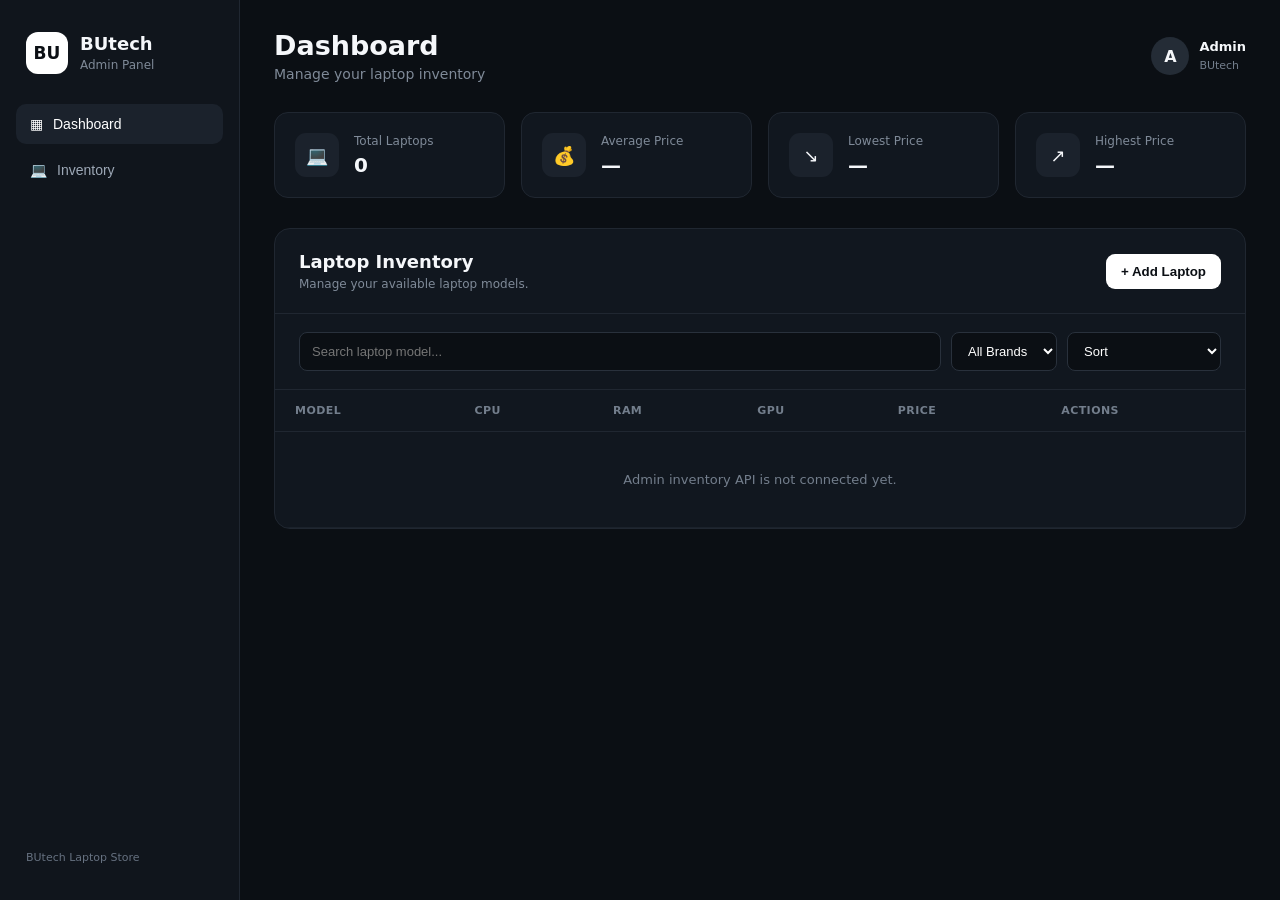
<file: frontend/admin/admin.html>
<!DOCTYPE html>
<html lang="en">

<head>
    <meta charset="UTF-8">
    <meta name="viewport" content="width=device-width, initial-scale=1.0">

    <title>BUtech Admin</title>

    <link rel="stylesheet" href="admin.css">
</head>

<body>

    <div class="admin-layout">

        <!-- Sidebar -->
        <aside class="sidebar">

            <div class="brand">

                <div class="brand-logo">
                    BU
                </div>

                <div>
                    <h1>BUtech</h1>
                    <span>Admin Panel</span>
                </div>

            </div>


            <nav>

                <button class="nav-item active" type="button">
                    <span>▦</span>
                    Dashboard
                </button>

                <button class="nav-item" type="button">
                    <span>💻</span>
                    Inventory
                </button>

            </nav>


            <div class="sidebar-bottom">
                <span>BUtech Laptop Store</span>
            </div>

        </aside>


        <!-- Main -->
        <main class="main">

            <header class="topbar">

                <div>

                    <h2>Dashboard</h2>

                    <p>
                        Manage your laptop inventory
                    </p>

                </div>


                <div class="admin-user">

                    <div class="avatar">
                        A
                    </div>

                    <div>

                        <strong>Admin</strong>

                        <span>
                            BUtech
                        </span>

                    </div>

                </div>

            </header>


            <!-- Stats -->
            <section class="stats">

                <div class="stat-card">

                    <div class="stat-icon">
                        💻
                    </div>

                    <div>

                        <span>
                            Total Laptops
                        </span>

                        <strong id="totalLaptops">
                            0
                        </strong>

                    </div>

                </div>


                <div class="stat-card">

                    <div class="stat-icon">
                        💰
                    </div>

                    <div>

                        <span>
                            Average Price
                        </span>

                        <strong id="avgPrice">
                            —
                        </strong>

                    </div>

                </div>


                <div class="stat-card">

                    <div class="stat-icon">
                        ↘
                    </div>

                    <div>

                        <span>
                            Lowest Price
                        </span>

                        <strong id="minPrice">
                            —
                        </strong>

                    </div>

                </div>


                <div class="stat-card">

                    <div class="stat-icon">
                        ↗
                    </div>

                    <div>

                        <span>
                            Highest Price
                        </span>

                        <strong id="maxPrice">
                            —
                        </strong>

                    </div>

                </div>

            </section>


            <!-- Inventory -->
            <section class="inventory-section">

                <div class="section-header">

                    <div>

                        <h2>
                            Laptop Inventory
                        </h2>

                        <p>
                            Manage your available laptop models.
                        </p>

                    </div>


                    <button
                        class="add-btn"
                        id="addLaptopBtn"
                        type="button"
                    >
                        + Add Laptop
                    </button>

                </div>


                <!-- Filters -->
                <div class="filters">

                    <input
                        type="text"
                        id="searchInput"
                        placeholder="Search laptop model..."
                    >


                    <select id="brandFilter">

                        <option value="All">
                            All Brands
                        </option>

                        <option value="Dell">
                            Dell
                        </option>

                        <option value="HP">
                            HP
                        </option>

                        <option value="Lenovo">
                            Lenovo
                        </option>

                    </select>


                    <select id="sortFilter">

                        <option value="default">
                            Sort
                        </option>

                        <option value="low">
                            Price: Low → High
                        </option>

                        <option value="high">
                            Price: High → Low
                        </option>

                    </select>

                </div>


                <!-- Table -->
                <div class="table-wrapper">

                    <table>

                        <thead>

                            <tr>

                                <th>
                                    Model
                                </th>

                                <th>
                                    CPU
                                </th>

                                <th>
                                    RAM
                                </th>

                                <th>
                                    GPU
                                </th>

                                <th>
                                    Price
                                </th>

                                <th>
                                    Actions
                                </th>

                            </tr>

                        </thead>


                        <tbody id="laptopTable">

                            <tr>

                                <td
                                    colspan="6"
                                    class="empty"
                                >
                                    Loading inventory...
                                </td>

                            </tr>

                        </tbody>

                    </table>

                </div>

            </section>

        </main>

    </div>


    <!-- =========================
         Add Laptop Modal
    ========================== -->

    <div
        id="laptopModal"
        class="modal hidden"
    >

        <div class="modal-content">

            <div class="modal-header">

                <div>

                    <h2>
                        Add Laptop
                    </h2>

                    <p>
                        Add a new laptop model to your inventory.
                    </p>

                </div>


                <button
                    id="closeModalBtn"
                    class="close-btn"
                    type="button"
                >
                    ×
                </button>

            </div>


            <form id="laptopForm">

                <div class="form-grid">

                    <div class="form-group">

                        <label for="laptopCode">
                            Code
                        </label>

                        <input
                            type="text"
                            id="laptopCode"
                            placeholder="Example: LAP101"
                            required
                        >

                    </div>


                    <div class="form-group">

                        <label for="laptopModel">
                            Model
                        </label>

                        <input
                            type="text"
                            id="laptopModel"
                            placeholder="Example: Dell Latitude 5440"
                            required
                        >

                    </div>


                    <div class="form-group">

                        <label for="laptopCpu">
                            CPU
                        </label>

                        <input
                            type="text"
                            id="laptopCpu"
                            placeholder="Example: i5-1335U"
                            required
                        >

                    </div>


                    <div class="form-group">

                        <label for="laptopRam">
                            RAM (GB)
                        </label>

                        <input
                            type="number"
                            id="laptopRam"
                            min="1"
                            placeholder="16"
                            required
                        >

                    </div>


                    <div class="form-group">

                        <label for="laptopGpu">
                            GPU
                        </label>

                        <input
                            type="text"
                            id="laptopGpu"
                            placeholder="Example: Iris Xe"
                            required
                        >

                    </div>


                    <div class="form-group">

                        <label for="laptopPrice">
                            Price (EGP)
                        </label>

                        <input
                            type="number"
                            id="laptopPrice"
                            min="1"
                            placeholder="25000"
                            required
                        >

                    </div>

                </div>


                <div class="modal-actions">

                    <button
                        type="button"
                        id="cancelModalBtn"
                        class="cancel-btn"
                    >
                        Cancel
                    </button>


                    <button
                        type="submit"
                        class="save-btn"
                    >
                        Add Laptop
                    </button>

                </div>

            </form>

        </div>

    </div>


    <script src="admin.js"></script>

</body>

</html>
</file>
<file: frontend/admin/admin.css>
* {
    box-sizing: border-box;
}


body {
    margin: 0;

    font-family:
        Inter,
        system-ui,
        -apple-system,
        BlinkMacSystemFont,
        "Segoe UI",
        sans-serif;

    background: #0b0f14;

    color: #f5f7fa;
}


.admin-layout {
    min-height: 100vh;

    display: flex;
}


/* =========================
   Sidebar
========================= */

.sidebar {
    width: 240px;

    background: #10151c;

    border-right: 1px solid #202731;

    padding: 24px 16px;

    display: flex;

    flex-direction: column;
}


.brand {
    display: flex;

    align-items: center;

    gap: 12px;

    padding: 8px 10px 30px;
}


.brand-logo {
    width: 42px;
    height: 42px;

    display: grid;

    place-items: center;

    border-radius: 12px;

    background: #ffffff;

    color: #0b0f14;

    font-weight: 800;

    font-size: 17px;
}


.brand h1 {
    margin: 0;

    font-size: 18px;
}


.brand span {
    color: #7f8a98;

    font-size: 12px;
}


nav {
    display: flex;

    flex-direction: column;

    gap: 6px;
}


.nav-item {
    width: 100%;

    border: 0;

    border-radius: 10px;

    padding: 12px 14px;

    background: transparent;

    color: #9da8b6;

    text-align: left;

    font-size: 14px;

    cursor: pointer;

    display: flex;

    align-items: center;

    gap: 10px;
}


.nav-item:hover,
.nav-item.active {
    background: #1b222c;

    color: #ffffff;
}


.sidebar-bottom {
    margin-top: auto;

    padding: 12px 10px;

    color: #667180;

    font-size: 11px;
}


/* =========================
   Main
========================= */

.main {
    flex: 1;

    padding: 30px 34px;

    min-width: 0;
}


.topbar {
    display: flex;

    justify-content: space-between;

    align-items: center;

    margin-bottom: 30px;
}


.topbar h2 {
    margin: 0 0 5px;

    font-size: 27px;
}


.topbar p {
    margin: 0;

    color: #7f8a98;

    font-size: 14px;
}


.admin-user {
    display: flex;

    align-items: center;

    gap: 10px;
}


.avatar {
    width: 38px;
    height: 38px;

    border-radius: 50%;

    background: #242c36;

    display: grid;

    place-items: center;

    font-weight: 700;
}


.admin-user strong {
    display: block;

    font-size: 13px;
}


.admin-user span {
    color: #737e8c;

    font-size: 11px;
}


/* =========================
   Stats
========================= */

.stats {
    display: grid;

    grid-template-columns:
        repeat(4, minmax(0, 1fr));

    gap: 16px;

    margin-bottom: 30px;
}


.stat-card {
    background: #11171f;

    border: 1px solid #202731;

    border-radius: 14px;

    padding: 20px;

    display: flex;

    align-items: center;

    gap: 15px;
}


.stat-icon {
    width: 44px;
    height: 44px;

    border-radius: 11px;

    background: #1b222c;

    display: grid;

    place-items: center;

    font-size: 18px;
}


.stat-card span {
    display: block;

    color: #7f8a98;

    font-size: 12px;

    margin-bottom: 5px;
}


.stat-card strong {
    font-size: 20px;
}


/* =========================
   Inventory
========================= */

.inventory-section {
    background: #11171f;

    border: 1px solid #202731;

    border-radius: 16px;

    overflow: hidden;
}


.section-header {
    padding: 22px 24px;

    display: flex;

    justify-content: space-between;

    align-items: center;

    border-bottom: 1px solid #202731;
}


.section-header h2 {
    margin: 0 0 5px;

    font-size: 18px;
}


.section-header p {
    margin: 0;

    color: #7f8a98;

    font-size: 12px;
}


.add-btn {
    border: 0;

    border-radius: 9px;

    padding: 10px 15px;

    background: #ffffff;

    color: #0b0f14;

    font-weight: 700;

    cursor: pointer;
}


.add-btn:hover {
    opacity: 0.9;
}


/* =========================
   Filters
========================= */

.filters {
    padding: 18px 24px;

    display: flex;

    gap: 10px;

    border-bottom: 1px solid #202731;
}


.filters input,
.filters select {
    background: #0b0f14;

    border: 1px solid #29313c;

    color: #ffffff;

    border-radius: 8px;

    padding: 10px 12px;

    font-size: 13px;

    outline: none;
}


.filters input {
    flex: 1;
}


.filters input:focus,
.filters select:focus {
    border-color: #596575;
}


/* =========================
   Table
========================= */

.table-wrapper {
    overflow-x: auto;
}


table {
    width: 100%;

    border-collapse: collapse;

    min-width: 850px;
}


th {
    text-align: left;

    padding: 14px 20px;

    color: #737e8c;

    font-size: 11px;

    font-weight: 600;

    text-transform: uppercase;

    letter-spacing: 0.04em;

    border-bottom: 1px solid #202731;
}


td {
    padding: 17px 20px;

    border-bottom: 1px solid #1b222b;

    font-size: 13px;

    color: #cbd2da;
}


tbody tr:hover {
    background: #151b23;
}


.model {
    color: #ffffff;

    font-weight: 600;
}


.price {
    color: #ffffff;

    font-weight: 700;
}


.edit-btn {
    border: 1px solid #303946;

    background: transparent;

    color: #cbd2da;

    border-radius: 7px;

    padding: 6px 10px;

    cursor: pointer;

    font-size: 12px;
}


.edit-btn:hover {
    background: #202731;
}


.empty {
    text-align: center;

    padding: 40px;

    color: #737e8c;
}


/* =========================
   Add Laptop Modal
========================= */

.modal {
    position: fixed;

    inset: 0;

    background: rgba(0, 0, 0, 0.72);

    display: flex;

    align-items: center;

    justify-content: center;

    padding: 20px;

    z-index: 1000;
}


.modal.hidden {
    display: none;
}


.modal-content {
    width: 540px;

    max-width: 100%;

    background: #11171f;

    border: 1px solid #29313c;

    border-radius: 16px;

    padding: 25px;

    box-shadow:
        0 25px 80px rgba(0, 0, 0, 0.55);
}


.modal-header {
    display: flex;

    justify-content: space-between;

    align-items: flex-start;

    margin-bottom: 25px;
}


.modal-header h2 {
    margin: 0 0 5px;

    font-size: 21px;
}


.modal-header p {
    margin: 0;

    color: #7f8a98;

    font-size: 12px;
}


.close-btn {
    width: 34px;
    height: 34px;

    border: 0;

    border-radius: 8px;

    background: #1b222c;

    color: #ffffff;

    font-size: 23px;

    cursor: pointer;

    line-height: 1;
}


.close-btn:hover {
    background: #29313c;
}


.form-grid {
    display: grid;

    grid-template-columns:
        repeat(2, minmax(0, 1fr));

    gap: 16px;
}


.form-group {
    display: flex;

    flex-direction: column;

    gap: 7px;
}


.form-group label {
    color: #aeb7c3;

    font-size: 12px;

    font-weight: 600;
}


.form-group input {
    width: 100%;

    background: #0b0f14;

    border: 1px solid #29313c;

    color: #ffffff;

    border-radius: 8px;

    padding: 11px 12px;

    font-size: 13px;

    outline: none;
}


.form-group input::placeholder {
    color: #596575;
}


.form-group input:focus {
    border-color: #64748b;
}


.modal-actions {
    display: flex;

    justify-content: flex-end;

    gap: 10px;

    margin-top: 25px;

    padding-top: 20px;

    border-top: 1px solid #202731;
}


.cancel-btn,
.save-btn {
    border: 0;

    border-radius: 8px;

    padding: 11px 17px;

    font-size: 13px;

    font-weight: 600;

    cursor: pointer;
}


.cancel-btn {
    background: #1b222c;

    color: #cbd2da;
}


.cancel-btn:hover {
    background: #29313c;
}


.save-btn {
    background: #ffffff;

    color: #0b0f14;
}


.save-btn:hover {
    opacity: 0.9;
}


.save-btn:disabled {
    opacity: 0.5;

    cursor: not-allowed;
}


/* =========================
   Responsive
========================= */

@media (max-width: 900px) {

    .sidebar {
        width: 190px;
    }


    .stats {
        grid-template-columns:
            repeat(2, minmax(0, 1fr));
    }

}


@media (max-width: 650px) {

    .sidebar {
        display: none;
    }


    .main {
        padding: 20px;
    }


    .stats {
        grid-template-columns: 1fr;
    }


    .topbar {
        align-items: flex-start;
    }


    .filters {
        flex-direction: column;
    }


    .form-grid {
        grid-template-columns: 1fr;
    }

}
/* =========================
   Delete Button
========================= */

.delete-btn {
    border: 1px solid #493038;

    background: transparent;

    color: #ff8f9c;

    border-radius: 7px;

    padding: 6px 10px;

    cursor: pointer;

    font-size: 12px;

    margin-left: 6px;
}


.delete-btn:hover {
    background: #2a1a20;

    border-color: #70404a;

    color: #ffb3bb;
}
</file>
